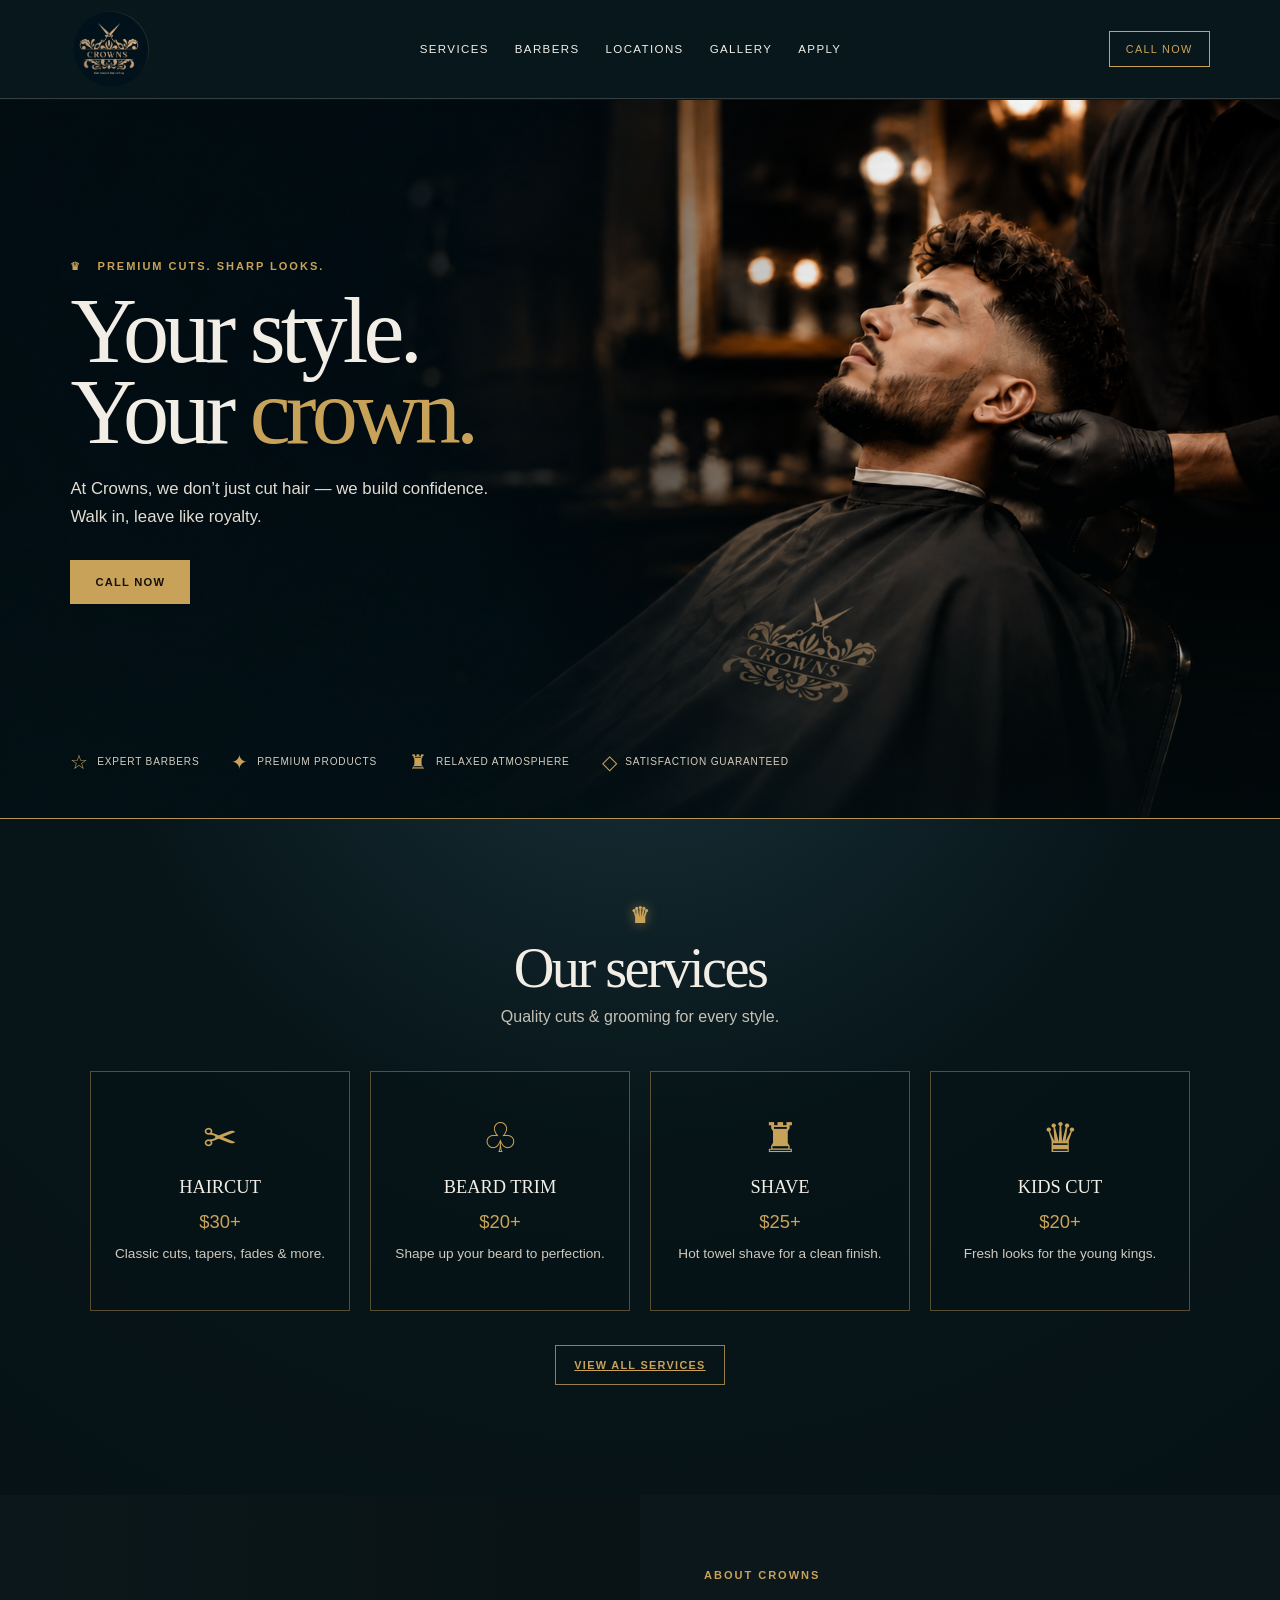
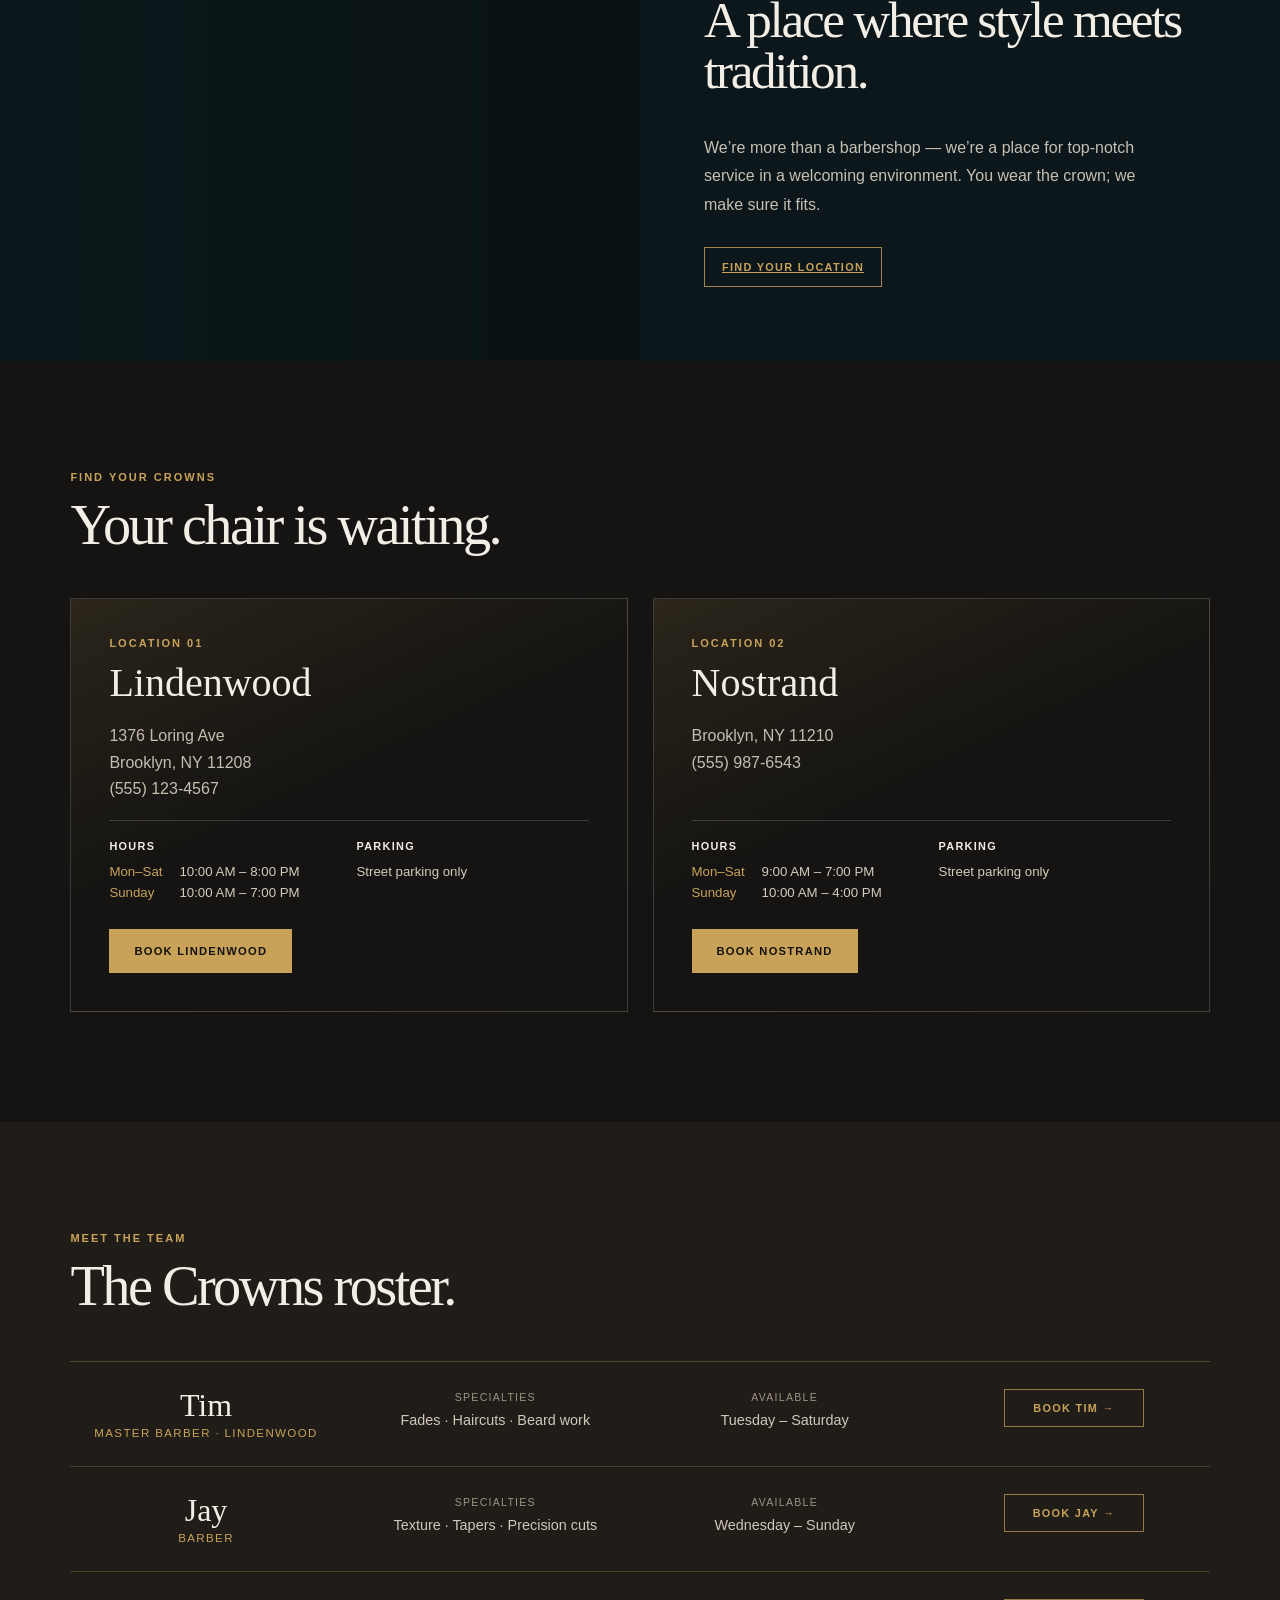
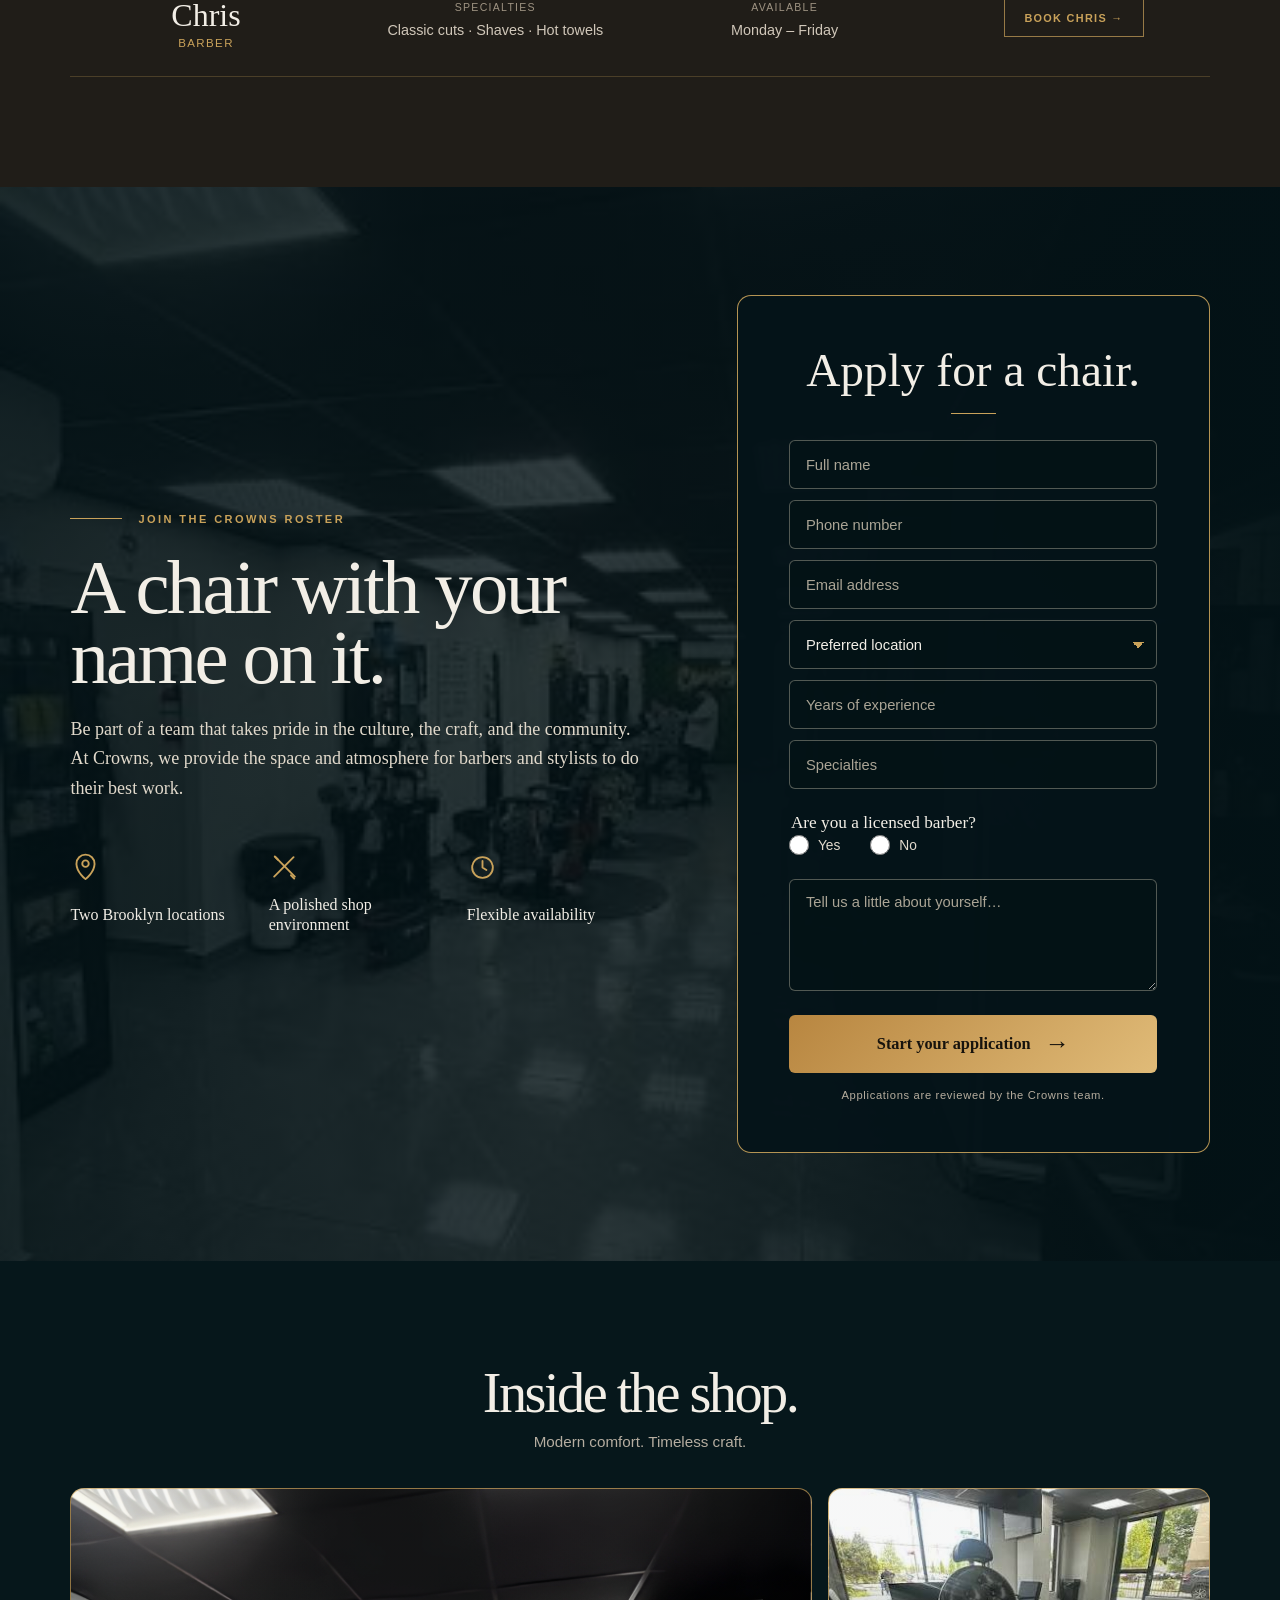
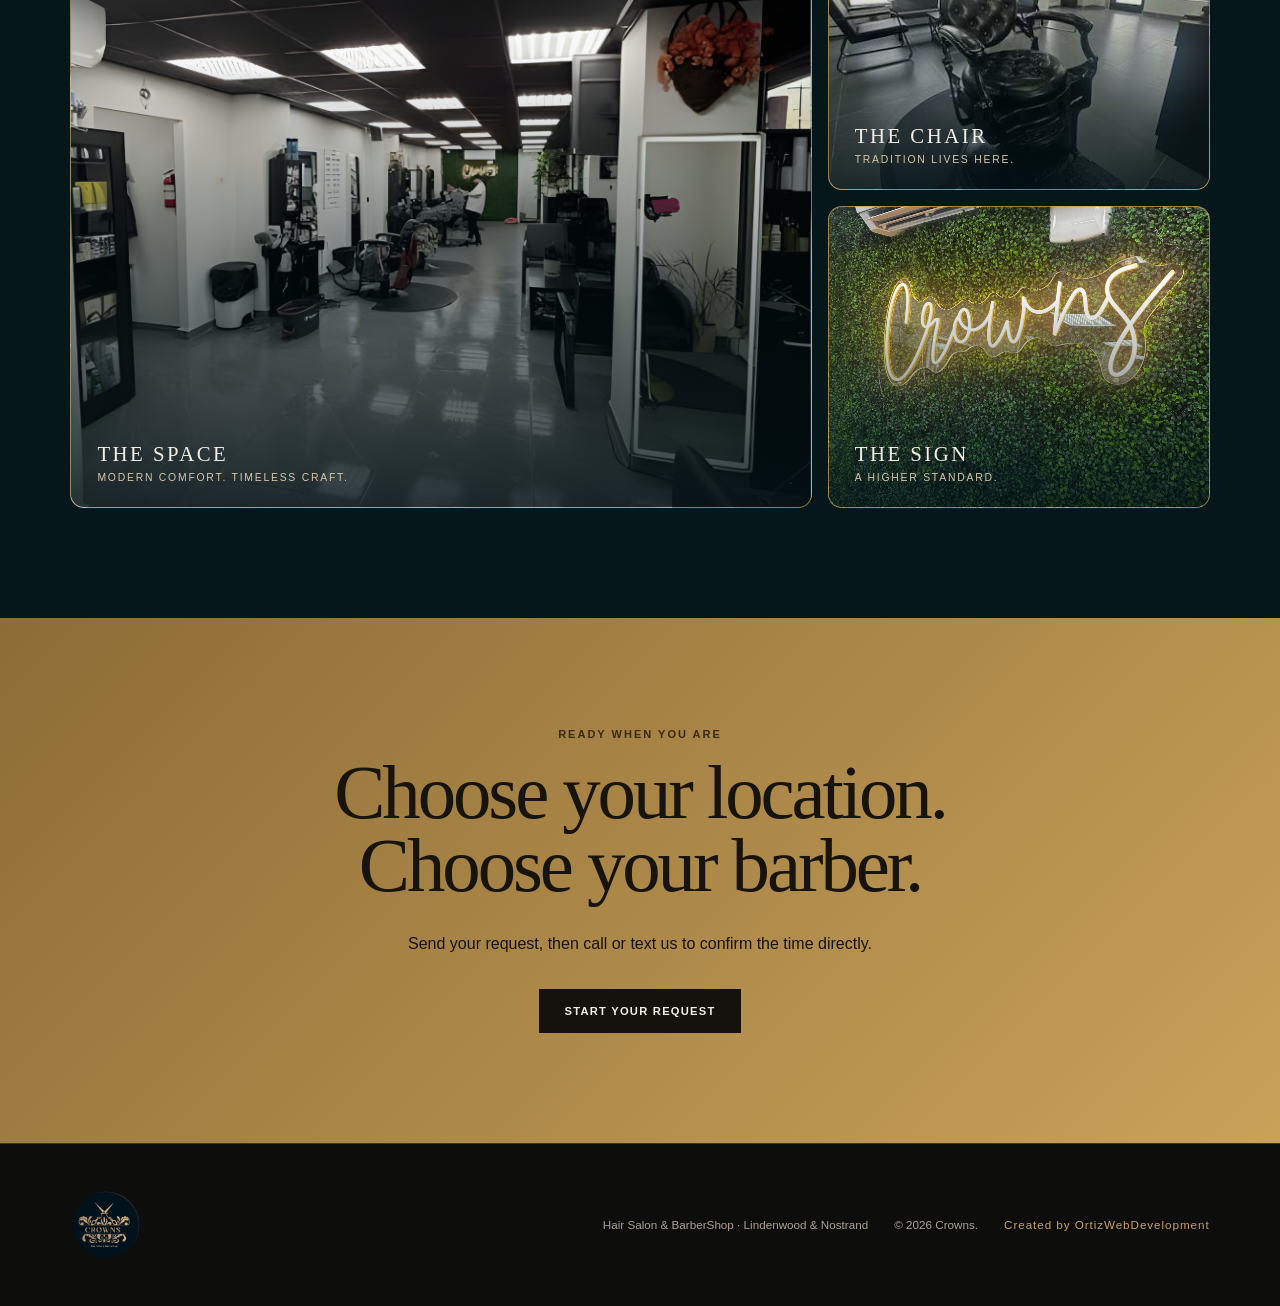
<file: Src/index.html>
<!doctype html>
<html lang="en">
<head>
  <meta charset="utf-8">
  <meta name="viewport" content="width=device-width, initial-scale=1">
  <title>Crowns — Hair Salon & BarberShop</title>
  <meta name="description" content="Crowns Hair Salon & BarberShop website mockup.">
  <link rel="stylesheet" href="styles.css">
</head>
<body>
  <!-- Persistent site navigation; the Crown control becomes the mobile menu trigger. -->
  <nav>
    <a class="site-brand" href="#top" aria-label="Crowns home"><img class="site-brand__logo" src="assets/crowns-logo-round.jpg" alt="Crowns Hair Salon & BarberShop"></a>
    <div class="nav-links"><a href="#services">Services</a><a href="#barbers">Barbers</a><a href="#locations">Locations</a><a href="#gallery">Gallery</a><a href="#apply">Apply</a></div>
    <button class="nav-call-button" type="button" onclick="openBooking()">Call now</button>
    <button class="mobile-menu-toggle" type="button" aria-expanded="false" aria-controls="mobile-menu" aria-label="Open menu"><svg class="mobile-menu-toggle__icon" viewBox="0 0 48 48" aria-hidden="true" focusable="false"><path class="mobile-menu-toggle__crown" d="M10 16 15 25 24 14 33 25 38 16 35 31H13Z"></path><path class="mobile-menu-toggle__line" d="M14 36h20M14 41h20"></path></svg></button>
    <div class="mobile-menu" id="mobile-menu" aria-hidden="true"><a href="#services">Services</a><a href="#barbers">Barbers</a><a href="#locations">Locations</a><a href="#gallery">Gallery</a><a href="#apply">Apply for a chair</a><button class="mobile-menu__call" type="button" onclick="setMobileMenu(false);openBooking()">Call now</button></div>
  </nav>

  <!-- Main landing-page content. Section IDs are used by the navigation links. -->
  <main id="top">
    <!-- Brand introduction and primary call-to-action. -->
    <section class="hero">
      <div class="hero__content"><div class="eyebrow">♛ &nbsp; Premium cuts. Sharp looks.</div><h1 class="serif">Your style.<br>Your <em>crown.</em></h1><p>At Crowns, we don’t just cut hair — we build confidence. Walk in, leave like royalty.</p><button class="button" type="button" onclick="openBooking()">Call now</button></div>
      <div class="hero__highlights"><span><b>☆</b> Expert barbers</span><span><b>✦</b> Premium products</span><span><b>♜</b> Relaxed atmosphere</span><span><b>◇</b> Satisfaction guaranteed</span></div>
    </section>

    <!-- Service overview cards. Update prices and descriptions here. -->
    <section class="services" id="services"><div class="services__header"><div class="eyebrow">♛</div><h2 class="section-title serif">Our services</h2><p class="services__subtitle">Quality cuts &amp; grooming for every style.</p></div><div class="services__grid">
      <article class="service"><div class="service-icon">✂</div><h3>Haircut</h3><div class="price">$30+</div><p>Classic cuts, tapers, fades &amp; more.</p></article>
      <article class="service"><div class="service-icon">♧</div><h3>Beard trim</h3><div class="price">$20+</div><p>Shape up your beard to perfection.</p></article>
      <article class="service"><div class="service-icon">♜</div><h3>Shave</h3><div class="price">$25+</div><p>Hot towel shave for a clean finish.</p></article>
      <article class="service"><div class="service-icon">♛</div><h3>Kids cut</h3><div class="price">$20+</div><p>Fresh looks for the young kings.</p></article>
    </div><a class="button-link" href="#locations">View all services</a></section>

    <!-- Short brand story and supporting shop image. -->
    <section class="about" id="about"><div class="about__image" role="img" aria-label="Crowns barbershop interior"></div><div class="about__content"><div class="eyebrow">About Crowns</div><h2 class="serif">A place where style meets tradition.</h2><p>We’re more than a barbershop — we’re a place for top-notch service in a welcoming environment. You wear the crown; we make sure it fits.</p><a class="button-link" href="#locations">Find your location</a></div></section>

    <!-- Location facts feed the booking modal's location choices. -->
    <section class="locations" id="locations"><div class="locations__header"><div><div class="eyebrow">Find your Crowns</div><h2 class="section-title serif">Your chair is waiting.</h2></div></div><div class="locations__grid">
      <article class="location"><div class="eyebrow">Location 01</div><h3>Lindenwood</h3><p>1376 Loring Ave<br>Brooklyn, NY 11208<br>(555) 123-4567</p><div class="location__meta"><div class="location__hours"><b>Hours</b><span><em>Mon–Sat</em>10:00 AM – 8:00 PM</span><span><em>Sunday</em>10:00 AM – 7:00 PM</span></div><div><b>Parking</b><span>Street parking only</span></div></div><button class="button" onclick="openBooking('Lindenwood')">Book Lindenwood</button></article>
      <article class="location"><div class="eyebrow">Location 02</div><h3>Nostrand</h3><p>Brooklyn, NY 11210<br>(555) 987-6543</p><div class="location__meta"><div class="location__hours"><b>Hours</b><span><em>Mon–Sat</em>9:00 AM – 7:00 PM</span><span><em>Sunday</em>10:00 AM – 4:00 PM</span></div><div><b>Parking</b><span>Street parking only</span></div></div><button class="button" onclick="openBooking('Nostrand')">Book Nostrand</button></article>
    </div></section>

    <!-- Text-only barber roster; each button opens that barber's direct contact modal. -->
    <section class="barbers" id="barbers"><div class="eyebrow">Meet the team</div><h2 class="section-title serif">The Crowns roster.</h2><div class="roster">
      <article class="roster__row"><div><div class="roster__name">Tim</div><div class="roster__title">Master Barber · Lindenwood</div></div><div class="roster__detail"><span class="roster__label">Specialties</span>Fades · Haircuts · Beard work</div><div class="roster__detail"><span class="roster__label">Available</span>Tuesday – Saturday</div><button class="button-link" onclick="openBarberContact('Tim')">Book Tim →</button></article>
      <article class="roster__row"><div><div class="roster__name">Jay</div><div class="roster__title">Barber</div></div><div class="roster__detail"><span class="roster__label">Specialties</span>Texture · Tapers · Precision cuts</div><div class="roster__detail"><span class="roster__label">Available</span>Wednesday – Sunday</div><button class="button-link" onclick="openBarberContact('Jay')">Book Jay →</button></article>
      <article class="roster__row"><div><div class="roster__name">Chris</div><div class="roster__title">Barber</div></div><div class="roster__detail"><span class="roster__label">Specialties</span>Classic cuts · Shaves · Hot towels</div><div class="roster__detail"><span class="roster__label">Available</span>Monday – Friday</div><button class="button-link" onclick="openBarberContact('Chris')">Book Chris →</button></article>
    </div></section>

    <!-- Chair application form. Netlify collects submitted applications after deployment. -->
    <section class="join" id="apply"><div class="join__grid"><div class="join__intro"><div class="join__label">Join the Crowns roster</div><h2 class="join__title serif">A chair with your name on it.</h2><p>Be part of a team that takes pride in the culture, the craft, and the community. At Crowns, we provide the space and atmosphere for barbers and stylists to do their best work.</p><div class="join__benefits"><div class="join__benefit"><svg viewBox="0 0 24 24" aria-hidden="true"><path d="M12 21s7-5.25 7-12a7 7 0 0 0-14 0c0 6.75 7 12 7 12Z"></path><circle cx="12" cy="9" r="2.5"></circle></svg><span>Two Brooklyn locations</span></div><div class="join__benefit"><svg viewBox="0 0 24 24" aria-hidden="true"><path d="m5 4 15 15M19 4 4 19"></path><path d="m7 6-2.5-2.5M17 18l2.5 2.5"></path></svg><span>A polished shop environment</span></div><div class="join__benefit"><svg viewBox="0 0 24 24" aria-hidden="true"><circle cx="12" cy="12" r="8"></circle><path d="M12 7v5l3 2"></path></svg><span>Flexible availability</span></div></div></div><form class="join__form" name="chair-application" method="POST" data-netlify="true" netlify-honeypot="bot-field"><input type="hidden" name="form-name" value="chair-application"><p class="join__honeypot"><label>Do not fill this out if you are human <input name="bot-field"></label></p><h3 class="serif">Apply for a chair.</h3><div class="join__fields"><label><span class="sr-only">Full name</span><input type="text" name="name" placeholder="Full name" autocomplete="name" required></label><label><span class="sr-only">Phone number</span><input type="tel" name="phone" placeholder="Phone number" autocomplete="tel" required></label><label><span class="sr-only">Email address</span><input type="email" name="email" placeholder="Email address" autocomplete="email" required></label><label><span class="sr-only">Preferred location</span><select name="preferred-location" required><option value="" selected disabled>Preferred location</option><option>Lindenwood</option><option>Nostrand</option><option>No preference</option></select></label><label><span class="sr-only">Years of experience</span><input type="text" name="experience" placeholder="Years of experience" required></label><label><span class="sr-only">Specialties</span><input type="text" name="specialties" placeholder="Specialties" required></label></div><fieldset class="join__license"><legend>Are you a licensed barber?</legend><label><input type="radio" name="licensed" value="Yes" required><span>Yes</span></label><label><input type="radio" name="licensed" value="No"><span>No</span></label></fieldset><label class="join__message"><span class="sr-only">Tell us about yourself</span><textarea name="message" rows="4" placeholder="Tell us a little about yourself…" required></textarea></label><button class="join__submit" type="submit">Start your application <span aria-hidden="true">→</span></button><p class="join__note">Applications are reviewed by the Crowns team.</p></form></div></section>

    <!-- Featured gallery. Add future images as gallery__item figures. -->
    <section class="gallery-section" id="gallery"><header class="gallery-section__header"><h2 class="section-title serif">Inside the shop.</h2><p>Modern comfort. Timeless craft.</p></header><div class="gallery"><figure class="gallery__item gallery__item--feature" style="--tile:url('assets/crowns-wall-interior_upscaled.png')"><figcaption><strong>The space</strong><span>Modern comfort. Timeless craft.</span></figcaption></figure><figure class="gallery__item" style="--tile:url('assets/crowns-wall-chair.png')"><figcaption><strong>The chair</strong><span>Tradition lives here.</span></figcaption></figure><figure class="gallery__item" style="--tile:url('assets/crowns-wall-sign.jpg')"><figcaption><strong>The sign</strong><span>A higher standard.</span></figcaption></figure></div></section>
    <!-- Closing call-to-action, returning visitors to the booking flow. -->
    <section class="cta"><div class="eyebrow">Ready when you are</div><h2>Choose your location.<br>Choose your barber.</h2><p>Send your request, then call or text us to confirm the time directly.</p><button class="button" onclick="openBooking()">Start your request</button></section>
  </main>
  <!-- Footer brand, location summary, and website credit. -->
  <footer><a class="footer__brand" href="#top" aria-label="Crowns home"><img class="site-brand__logo" src="assets/crowns-logo-round.jpg" alt="Crowns Hair Salon &amp; BarberShop"></a><div class="footer__details"><p>Hair Salon &amp; BarberShop · Lindenwood &amp; Nostrand</p><p>© 2026 Crowns.</p><a class="footer__credit" href="https://ortizwebdevelopment.com/" target="_blank" rel="noopener noreferrer">Created by OrtizWebDevelopment</a></div></footer>

  <!-- Shared modal for location booking and direct barber Call/Text options. -->
  <div class="modal" id="booking" role="dialog" aria-modal="true" aria-label="Book an appointment"><div class="dialog"><button class="close" onclick="closeBooking()" aria-label="Close">×</button>
    <div class="step active" id="location-step"><div class="eyebrow">Step 1 of 2</div><h2>Choose your location.</h2><div class="booking__choice-grid"><button class="choice" onclick="chooseLocation('Lindenwood')"><strong>Lindenwood</strong><span>1376 Loring Ave, Brooklyn, NY 11208</span></button><button class="choice" onclick="chooseLocation('Nostrand')"><strong>Nostrand</strong><span>Brooklyn, NY 11210</span></button></div></div>
    <div class="step" id="barber-step"><button class="back" onclick="showStep('location-step')">← Change location</button><div class="eyebrow">Step 2 of 2</div><h2>Choose your barber.</h2><div class="booking__choice-grid"><button class="choice" onclick="chooseBarber('Tim')"><strong>Tim</strong><span>Master Barber · Lindenwood</span></button><button class="choice" onclick="chooseBarber('Jay')"><strong>Jay</strong><span>Barber</span></button><button class="choice" onclick="chooseBarber('Chris')"><strong>Chris</strong><span>Barber</span></button><button class="choice" onclick="chooseBarber('No preference')"><strong>No preference</strong><span>First available barber</span></button></div></div>
    <div class="step" id="confirm-step"><button class="back" id="confirm-back" onclick="showStep('barber-step')">← Change barber</button><div class="eyebrow">Almost there</div><h2 id="confirm-title">Send your request.</h2><div class="booking__summary" id="summary"></div><p class="booking__instructions" id="confirm-instructions">Call us to request an appointment, or send a text with your details already included. Add your preferred date and time before sending.</p><div class="booking__action-grid"><a class="button" id="call" href="tel:+15551234567">Call now</a><a class="button button--outline" id="sms" href="#">Text via SMS</a></div></div>
  </div></div>
  <!-- Shared navigation, modal, Call, and SMS behavior. -->
  <script src="script.js"></script>
</body>
</html>
</file>
<file: Src/styles.css>
/* Brand tokens and global browser defaults. */
:root {
   --ink:#0d0d0c;
   --paper:#f2eee6;
   --gold:#c9a25a;
   --muted:#a99f90;
   --line:rgba(242,238,230,.18);
}

* {
   box-sizing:border-box;
}

 html {
   scroll-behavior:smooth;
}

 body {
   margin:0;
   color:var(--paper);
   background:var(--ink);
   font-family:Arial, Helvetica, sans-serif;
}

/* Reusable typography helpers. */
.serif {
   font-family:Georgia, 'Times New Roman', serif;
}

 .eyebrow {
   color:var(--gold);
   text-transform:uppercase;
   letter-spacing:.18em;
   font-size:.69rem;
   font-weight:700;
}

/* Navigation */
nav {
   position:absolute;
   top:0;
   left:0;
   right:0;
   z-index:5;
   display:flex;
   align-items:center;
   justify-content:space-between;
   padding:8px 5.5vw;
   border-bottom:1px solid var(--line);
   background:#07171b;
}

.site-brand {
   display:flex;
   align-items:center;
   color:var(--paper);
   text-decoration:none;
}

 .site-brand__logo {
   display:block;
   width:82px;
   height:82px;
   object-fit:cover;
   clip-path:circle(46% at 50% 50%);
   filter:contrast(1.1) saturate(.92);
}

.nav-links {
   display:flex;
   gap:26px;
}

 .nav-links a {
   color:var(--paper);
   text-decoration:none;
   font-size:.72rem;
   letter-spacing:.12em;
   text-transform:uppercase;
}

.nav-links a:hover {
   color:var(--gold);
}

.nav-call-button {
   border:1px solid var(--gold);
   color:var(--gold);
   background:transparent;
   padding:11px 16px;
   font-family:inherit;
   font-size:.68rem;
   letter-spacing:.12em;
   text-transform:uppercase;
   cursor:pointer;
}

.mobile-menu-toggle,.mobile-menu {
   display:none;
}

/* Hero */
.hero {
   min-height:760px;
   position:relative;
   overflow:hidden;
   display:flex;
   align-items:center;
   background:radial-gradient(ellipse at 72% 32%,rgba(177,131,61,.18),transparent 29%),#031216;
}

.hero:before {
   content:'';
   position:absolute;
   inset:100px 0 0;
   background:#031216 url('assets/crowns-hero-wide.png') center/cover no-repeat;
}

.hero:after {
   content:'';
   position:absolute;
   inset:0;
   background:linear-gradient(90deg,rgba(3,18,22,.5) 0%,rgba(3,18,22,.24) 37%,rgba(3,18,22,.06) 66%,transparent 100%),linear-gradient(0deg,rgba(3,18,22,.52),transparent 48%);
}

.hero__content {
   position:relative;
   z-index:1;
   width:min(1180px,89vw);
   text-align:left;
   padding:150px 0 104px;
}

h1 {
   font-size:clamp(3.6rem,7.2vw,6.8rem);
   line-height:.88;
   letter-spacing:-.052em;
   margin:18px 0 22px;
   font-weight:400;
   max-width:700px;
}

 h1 em {
   color:var(--gold);
   font-style:normal;
}

 .hero p {
   max-width:455px;
   margin:0 0 29px;
   line-height:1.65;
   color:#e3ddd1;
   font-size:1.05rem;
}

.button {
   display:inline-block;
   border:0;
   background:var(--gold);
   color:#15120d;
   padding:16px 25px;
   font-weight:700;
   letter-spacing:.11em;
   font-size:.7rem;
   text-transform:uppercase;
   cursor:pointer;
   text-decoration:none;
}

 .button:hover {
   background:#e4c57d;
}

.hero__highlights {
   position:absolute;
   z-index:1;
   bottom:44px;
   left:5.5vw;
   display:flex;
   gap:32px;
   font-size:.63rem;
   letter-spacing:.08em;
   text-transform:uppercase;
   color:#d5ccbf;
}

.hero__highlights span {
   display:flex;
   align-items:center;
   gap:8px;
}

.hero__highlights b {
   color:var(--gold);
   font-size:1.25rem;
   font-weight:400;
}

/* Shared sections */
section {
   padding:110px 5.5vw;
}

.section-title {
   font-size:clamp(2.5rem,4.4vw,4.7rem);
   font-weight:400;
   line-height:.98;
   margin:15px 0 0;
   letter-spacing:-.045em;
}

/* Services */
.services {
   padding-top:86px;
   background:radial-gradient(circle at 50% -30%,#19323a 0, #071519 50%, #061216 100%);
   color:var(--paper);
   border-top:1px solid rgba(201,162,90,.9);
   text-align:center;
}

.services__header,.locations__header {
   display:flex;
   align-items:end;
   justify-content:space-between;
   margin-bottom:45px;
}

.services__header {
   display:block;
}

.services .eyebrow {
   color:var(--gold);
}

.services__header > .eyebrow {
   font-size:1.35rem;
   line-height:1;
   letter-spacing:0;
   margin-bottom:13px;
   text-shadow:0 0 12px rgba(201,162,90,.55);
}

.services__subtitle {
   color:#c7c0b5;
   margin:12px 0 35px;
}

.services__grid {
   display:grid;
   grid-template-columns:repeat(4,1fr);
   gap:20px;
   max-width:1100px;
   margin:0 auto;
}

.service {
   min-height:240px;
   padding:28px 20px;
   display:flex;
   flex-direction:column;
   justify-content:center;
   border:1px solid rgba(201,162,90,.42);
   color:var(--paper);
   background:rgba(5,18,22,.45);
}

.service-icon {
   color:var(--gold);
   font-size:2.55rem;
   line-height:1;
}

.service h3 {
   font-family:Georgia,serif;
   font-size:1.15rem;
   font-weight:400;
   margin:18px 0 7px;
   text-transform:uppercase;
}

.service p {
   margin:0;
   color:#d0c9bc;
   font-size:.85rem;
   line-height:1.55;
}

.price {
   color:var(--gold);
   font-size:1.15rem;
   margin:6px 0 10px;
}

.services .button-link {
   display:inline-block;
   margin:34px auto 0;
   border:1px solid rgba(201,162,90,.75);
   padding:13px 18px;
}

/* About */
.about {
   display:grid;
   grid-template-columns:1fr 1fr;
   padding:0;
   background:#0b171a;
}

.about__image {
   min-height:430px;
   background:linear-gradient(90deg,transparent,rgba(0,0,0,.2)),url('https://images.unsplash.com/photo-1512690459411-b9245aed614b?auto=format&fit=crop&w=1200&q=85') center/cover;
}

.about__content {
   padding:74px 7vw 74px 5vw;
   display:flex;
   flex-direction:column;
   justify-content:center;
}

.about__content h2 {
   font-size:clamp(2.4rem,4vw,4rem);
   font-weight:400;
   line-height:.98;
   margin:14px 0 22px;
   letter-spacing:-.045em;
}

.about__content p {
   color:#c7c0b4;
   max-width:460px;
   line-height:1.78;
   font-size:1rem;
}

.about__content .button-link {
   margin-top:12px;
   border:1px solid rgba(201,162,90,.8);
   padding:13px 17px;
   width:max-content;
}

/* Locations */
.locations {
   background:#151412;
}

.locations__grid {
   display:grid;
   grid-template-columns:repeat(2,1fr);
   gap:25px;
}

.location {
   padding:38px;
   min-height:390px;
   display:flex;
   flex-direction:column;
   border:1px solid var(--line);
   background:linear-gradient(155deg,rgba(201,162,90,.12),transparent 45%);
}

.location h3 {
   font:400 2.5rem/1 Georgia,serif;
   margin:14px 0 20px;
}

.location p {
   color:#c6bdaf;
   line-height:1.65;
   margin:0 0 18px;
}

.location__meta {
   display:grid;
   grid-template-columns:1fr 1fr;
   gap:15px;
   border-top:1px solid var(--line);
   padding-top:17px;
   margin-top:auto;
   color:#d4cbbb;
   font-size:.83rem;
   line-height:1.6;
}

.location__meta b,.location__meta span {
   display:block;
}

.location__meta b {
   margin-bottom:5px;
   color:var(--paper);
   font-size:.68rem;
   letter-spacing:.12em;
   text-transform:uppercase;
}

.location__hours span {
   display:grid;
   grid-template-columns:62px 1fr;
   gap:8px;
   white-space:nowrap;
}

.location__hours em {
   color:var(--gold);
   font-style:normal;
}

.location .button {
   margin-top:26px;
   width:max-content;
}

/* Barber roster */
.barbers {
   background:#201d18;
}

.roster {
   margin-top:46px;
   border-top:1px solid rgba(201,162,90,.32);
}

.roster__row {
   display:grid;
   grid-template-columns:repeat(4,minmax(0,1fr));
   gap:18px;
   align-items:start;
   text-align:center;
   padding:27px 0;
   border-bottom:1px solid rgba(201,162,90,.25);
}

.roster__row:hover {
   background:linear-gradient(90deg,rgba(201,162,90,.09),transparent);
}

.roster__name {
   font:400 2rem/1 Georgia,serif;
}

.roster__title {
   color:var(--gold);
   margin-top:6px;
   font-size:.72rem;
   letter-spacing:.12em;
   text-transform:uppercase;
}

.roster__detail {
   color:#d0c7b9;
   align-self:start;
   display:flex;
   flex-direction:column;
   align-items:center;
   line-height:1.55;
   font-size:.9rem;
}

.roster__label {
   color:#9e9382;
   display:block;
   margin-bottom:4px;
   font-size:.66rem;
   letter-spacing:.12em;
   text-transform:uppercase;
}

.roster .button-link {
   width:140px;
   justify-self:center;
   text-align:center;
   white-space:nowrap;
   border:1px solid rgba(201,162,90,.7);
   padding:12px 15px;
}

/* Chair application section */
.join {
   position:relative;
   isolation:isolate;
   padding:108px 5.5vw;
   overflow:hidden;
   background:#06171b url('assets/crowns-wall-interior.png') center/cover no-repeat;
}

.join:before {
   content:'';
   position:absolute;
   z-index:-1;
   inset:0;
   background:linear-gradient(90deg,rgba(3,18,22,.9) 0%,rgba(3,18,22,.82) 44%,rgba(3,18,22,.98) 100%);
}

.join__grid {
   display:grid;
   grid-template-columns:minmax(0,1fr) minmax(390px,.82fr);
   align-items:center;
   gap:clamp(48px,7vw,110px);
   max-width:1320px;
   margin:0 auto;
}

.join__label {
   display:flex;
   align-items:center;
   gap:16px;
   color:var(--gold);
   font-size:.69rem;
   font-weight:700;
   letter-spacing:.22em;
   text-transform:uppercase;
}

.join__label:before {
   content:'';
   width:52px;
   height:1px;
   background:var(--gold);
}

.join__title {
   max-width:680px;
   margin:28px 0 22px;
   font-size:clamp(3.45rem,6vw,6.3rem);
   font-weight:400;
   line-height:.91;
   letter-spacing:-.035em;
}

.join__intro > p {
   max-width:580px;
   margin:0;
   color:#e1d9cb;
   font:400 1.13rem/1.65 Georgia,serif;
}

.join__benefits {
   display:grid;
   grid-template-columns:repeat(3,minmax(0,1fr));
   gap:18px;
   max-width:620px;
   margin-top:48px;
}

.join__benefit {
   display:grid;
   justify-items:start;
   gap:12px;
   color:var(--paper);
   font:400 1rem/1.25 Georgia,serif;
}

.join__benefit svg {
   width:31px;
   height:31px;
   fill:none;
   stroke:var(--gold);
   stroke-width:1.45;
   stroke-linecap:round;
   stroke-linejoin:round;
}

.join__form {
   padding:clamp(30px,4vw,52px);
   border:1px solid rgba(201,162,90,.9);
   border-radius:14px;
   background:rgba(5,20,25,.94);
}

.join__form h3 {
   margin:0 0 26px;
   color:var(--paper);
   font-size:clamp(2.2rem,3.7vw,3.65rem);
   font-weight:400;
   line-height:1;
   text-align:center;
}

.join__form h3:after {
   content:'';
   display:block;
   width:45px;
   height:1px;
   margin:19px auto 0;
   background:var(--gold);
}

.join__fields {
   display:grid;
   gap:11px;
}

.join__form input:not([type='radio']),.join__form select,.join__form textarea {
   width:100%;
   border:1px solid rgba(214,204,184,.38);
   border-radius:6px;
   background:rgba(3,18,22,.72);
   color:var(--paper);
   font:inherit;
   font-size:.92rem;
}

.join__form input:not([type='radio']),.join__form select {
   min-height:49px;
   padding:0 16px;
}

.join__form textarea {
   min-height:112px;
   padding:14px 16px;
   resize:vertical;
}

.join__form input::placeholder,.join__form textarea::placeholder {
   color:#aaa495;
}

.join__form select {
   appearance:none;
   background-image:linear-gradient(45deg,transparent 50%,var(--gold) 50%),linear-gradient(135deg,var(--gold) 50%,transparent 50%);
   background-position:calc(100% - 18px) 21px,calc(100% - 12px) 21px;
   background-repeat:no-repeat;
   background-size:6px 6px,6px 6px;
}

.join__form input:focus-visible,.join__form select:focus-visible,.join__form textarea:focus-visible,.join__license input:focus-visible {
   outline:2px solid var(--gold);
   outline-offset:2px;
}

.join__license {
   display:flex;
   align-items:center;
   flex-wrap:wrap;
   gap:14px 30px;
   margin:24px 0;
   padding:0;
   border:0;
}

.join__license legend {
   width:100%;
   margin-bottom:2px;
   color:var(--paper);
   font:400 1.08rem Georgia,serif;
}

.join__license label {
   display:flex;
   align-items:center;
   gap:9px;
   color:#e2dacd;
   font-size:.86rem;
}

.join__license input {
   width:20px;
   height:20px;
   margin:0;
   accent-color:var(--gold);
}

.join__submit {
   display:flex;
   align-items:center;
   justify-content:center;
   width:100%;
   min-height:58px;
   margin-top:20px;
   border:0;
   border-radius:6px;
   background:linear-gradient(135deg,#b88640,#e0bb78);
   color:#17130d;
   font:700 1.02rem Georgia,serif;
   cursor:pointer;
}

.join__submit span {
   margin-left:14px;
   font:400 1.55rem/0 Arial,sans-serif;
}

.join__submit:hover {
   background:#e7c98f;
}

.join__note {
   margin:16px 0 0;
   color:#b6ad9e;
   font-size:.7rem;
   letter-spacing:.06em;
   text-align:center;
}

.join__honeypot,.sr-only {
   position:absolute;
   width:1px;
   height:1px;
   padding:0;
   margin:-1px;
   overflow:hidden;
   clip:rect(0,0,0,0);
   white-space:nowrap;
   border:0;
}

.button-link {
   background:none;
   border:0;
   padding:0;
   color:var(--gold);
   cursor:pointer;
   font-size:.68rem;
   letter-spacing:.12em;
   text-transform:uppercase;
   font-weight:bold;
}

/* Gallery and call to action */
.gallery-section {
   padding:105px 5.5vw 110px;
   background:#06171b;
}

.gallery-section__header {
   margin:0 auto 38px;
   text-align:center;
}

.gallery-section__header .section-title {
   margin:0;
}

.gallery-section__header p {
   margin:12px 0 0;
   color:#b5ada0;
   font-size:.95rem;
}

.gallery {
   display:grid;
   grid-template-columns:minmax(0,1.65fr) minmax(260px,.85fr);
   grid-template-rows:repeat(2,minmax(0,1fr));
   gap:16px;
   max-width:1240px;
   height:620px;
   margin:0 auto;
}

.gallery__item {
   min-width:0;
   margin:0;
   background:var(--tile) center/cover;
   position:relative;
   overflow:hidden;
   border:1px solid rgba(201,162,90,.7);
   border-radius:14px;
}

.gallery__item--feature {
   grid-row:span 2;
}

.gallery__item:after {
   content:'';
   position:absolute;
   inset:0;
   background:linear-gradient(180deg,rgba(3,18,22,.03) 28%,rgba(3,18,22,.83) 100%);
   transition:background .35s ease;
}

.gallery__item figcaption {
   position:absolute;
   z-index:1;
   right:26px;
   bottom:24px;
   left:26px;
   color:var(--paper);
}

.gallery__item figcaption strong,.gallery__item figcaption span {
   display:block;
}

.gallery__item figcaption strong {
   margin-bottom:8px;
   color:var(--paper);
   font:400 1.3rem/1 Georgia,serif;
   letter-spacing:.12em;
   text-transform:uppercase;
}

.gallery__item figcaption span {
   color:#d5c7ad;
   font-size:.65rem;
   letter-spacing:.17em;
   text-transform:uppercase;
}

@media (hover:hover) {
   .gallery__item {
      transition:background-size .45s ease;
   }

   .gallery__item:hover {
      background-size:108%;
   }

   .gallery__item:hover:after {
      background:linear-gradient(180deg,rgba(3,18,22,.02) 22%,rgba(3,18,22,.68) 100%);
   }
}

.cta {
   text-align:center;
   padding:110px 20px;
   background:linear-gradient(135deg,#8d6c36,#c9a25a);
   color:#17130d;
}

.cta .eyebrow {
   color:#392a12;
}

.cta h2 {
   font:400 clamp(3rem,6vw,5.5rem)/.95 Georgia,serif;
   margin:17px 0 28px;
   letter-spacing:-.04em;
}

.cta p {
   max-width:480px;
   margin:0 auto 31px;
   line-height:1.65;
}

.cta .button {
   background:#15120d;
   color:var(--paper);
}

/* Footer layout and developer credit. */
footer {
   padding:45px 5.5vw;
   display:flex;
   justify-content:space-between;
   gap:25px;
   color:#aaa193;
   font-size:.73rem;
   border-top:1px solid var(--line);
}

.footer__brand {
   display:flex;
   align-items:center;
   color:var(--paper);
   font:400 1.3rem Georgia,serif;
}

.footer__brand .site-brand__logo {
   width:72px;
   height:72px;
}

.footer__details {
   display:flex;
   flex-wrap:wrap;
   align-items:center;
   justify-content:flex-end;
   gap:14px 26px;
   margin-left:auto;
}

.footer__details p {
   margin:0;
}

.footer__credit {
   color:var(--gold);
   letter-spacing:.08em;
   text-decoration:none;
}

.footer__credit:hover,.footer__credit:focus-visible {
   text-decoration:underline;
   text-underline-offset:4px;
}

/* Shared booking and direct-barber contact modal. */
.modal {
   position:fixed;
   inset:0;
   display:none;
   z-index:10;
   background:rgba(0,0,0,.72);
   place-items:center;
   padding:18px;
}

.modal.show {
   display:grid;
}

.dialog {
   position:relative;
   width:min(710px,100%);
   background:var(--paper);
   color:var(--ink);
   padding:42px;
   box-shadow:0 20px 80px #000;
}

.close {
   position:absolute;
   top:17px;
   right:20px;
   font-size:1.55rem;
   border:0;
   background:none;
   cursor:pointer;
}

.dialog h2 {
   font:400 2.7rem/.95 Georgia,serif;
   margin:14px 0 30px;
}

.booking__choice-grid {
   display:grid;
   grid-template-columns:1fr 1fr;
   gap:14px;
}

.choice {
   text-align:left;
   border:1px solid #c7bdb0;
   background:#fffdf8;
   padding:21px;
   cursor:pointer;
}

.choice:hover,.choice.selected {
   border-color:#a47c37;
   background:#f7edda;
}

.choice strong {
   display:block;
   font:400 1.55rem Georgia,serif;
   margin-bottom:5px;
}

.choice span {
   color:#6e675d;
   font-size:.83rem;
}

.step {
   display:none;
}

.step.active {
   display:block;
}

.back {
   background:none;
   border:0;
   padding:0;
   margin-bottom:8px;
   font-size:.68rem;
   text-transform:uppercase;
   letter-spacing:.1em;
   cursor:pointer;
   color:#806125;
}

.booking__summary {
   border-left:3px solid var(--gold);
   background:#e9e1d2;
   padding:14px;
   margin:15px 0 22px;
   line-height:1.65;
   font-size:.91rem;
}

.booking__instructions {
   color:#625b52;
   line-height:1.65;
}

.booking__action-grid {
   display:grid;
   grid-template-columns:1fr 1fr;
   gap:12px;
   margin-top:22px;
}

.booking__action-grid .button {
   text-align:center;
}

.button--outline {
   background:transparent;
   color:#34240e;
   border:1px solid #a47c37;
}

.button--outline:hover {
   background:#f7edda;
}

/* Mobile layout: navigation, gallery, modal, and footer adjustments. */
@media (max-width:760px) {
   nav {
     padding:8px 6vw;
  }

.site-brand__logo {
     width:72px;
     height:72px;
  }

.nav-links {
     display:none;
  }

.nav-call-button {
     display:none;
  }

  .mobile-menu-toggle {
     display:grid;
     place-items:center;
     width:52px;
     height:52px;
     padding:0;
     border:1px solid rgba(201,162,90,.72);
     border-radius:14px;
     background:rgba(3,18,22,.78);
     color:var(--gold);
     cursor:pointer;
     transition:background .25s ease, border-color .25s ease;
  }

  .mobile-menu-toggle:hover,.menu-open .mobile-menu-toggle {
     background:rgba(201,162,90,.14);
     border-color:var(--gold);
  }

  .mobile-menu-toggle:focus-visible {
     outline:2px solid var(--gold);
     outline-offset:3px;
  }

  .mobile-menu-toggle__icon {
     width:34px;
     height:34px;
     overflow:visible;
  }

  .mobile-menu-toggle__crown {
     fill:var(--gold);
     stroke:var(--gold);
     stroke-width:1.2;
     stroke-linejoin:round;
  }

  .mobile-menu-toggle__line {
     fill:none;
     stroke:var(--gold);
     stroke-width:2.4;
     stroke-linecap:round;
  }

  .mobile-menu {
     position:absolute;
     top:calc(100% + 10px);
     right:6vw;
     z-index:10;
     display:grid;
     width:min(88vw,340px);
     padding:9px;
     border:1px solid rgba(201,162,90,.48);
     border-radius:16px;
     background:rgba(3,18,22,.97);
     box-shadow:0 18px 48px rgba(0,0,0,.42);
     opacity:0;
     pointer-events:none;
     transform:translateY(-8px) scale(.98);
     transform-origin:top right;
     transition:opacity .22s ease, transform .22s ease;
  }

  .menu-open .mobile-menu {
     opacity:1;
     pointer-events:auto;
     transform:translateY(0) scale(1);
  }

  .mobile-menu a,.mobile-menu__call {
     display:flex;
     align-items:center;
     width:100%;
     min-height:50px;
     padding:0 16px;
     border-bottom:1px solid rgba(201,162,90,.16);
     border-right:0;
     border-left:0;
     border-top:0;
     background:transparent;
     color:var(--paper);
     text-decoration:none;
     text-transform:uppercase;
     letter-spacing:.14em;
     font-family:inherit;
     font-size:.7rem;
     text-align:left;
     cursor:pointer;
  }

  .mobile-menu > :last-child {
     border-bottom:0;
  }

  .mobile-menu a:hover,.mobile-menu a:focus-visible,.mobile-menu__call:hover,.mobile-menu__call:focus-visible {
     color:var(--gold);
     background:rgba(201,162,90,.08);
  }

  .mobile-menu__call {
     margin-top:7px;
     border:1px solid rgba(201,162,90,.72)!important;
     color:var(--gold)!important;
     justify-content:center;
  }

.hero {
     min-height:690px;
  }

.hero:before {
     inset:88px 0 0;
     background-position:64% center;
     background-size:cover;
  }

.hero:after {
     background:linear-gradient(90deg,rgba(3,18,22,.64) 0%,rgba(3,18,22,.36) 49%,rgba(3,18,22,.1) 100%),linear-gradient(0deg,rgba(3,18,22,.62),transparent 48%);
  }

.hero__content {
     width:88vw;
     padding:144px 0 145px;
  }

.hero__highlights {
     bottom:37px;
     left:6vw;
     right:6vw;
     gap:13px;
     justify-content:space-between;
  }

.hero__highlights span {
     display:block;
     text-align:center;
     line-height:1.35;
  }

.hero__highlights b {
     display:block;
  }

.services__grid,.locations__grid,.about {
     grid-template-columns:1fr;
     gap:18px;
  }

.roster__row {
     grid-template-columns:1fr;
     gap:11px;
     padding:25px 0;
     text-align:left;
  }

  .roster__detail {
     align-items:flex-start;
  }

  .roster .button-link {
     width:max-content;
     justify-self:start;
     margin-top:8px;
  }

  .join {
     padding:78px 6vw;
     background-position:44% center;
  }

  .join:before {
     background:linear-gradient(180deg,rgba(3,18,22,.84) 0%,rgba(3,18,22,.97) 44%,rgba(3,18,22,.99) 100%);
  }

  .join__grid {
     grid-template-columns:1fr;
     gap:44px;
  }

  .join__title {
     max-width:540px;
     margin-top:22px;
  }

  .join__benefits {
     grid-template-columns:repeat(3,minmax(0,1fr));
     gap:14px;
     margin-top:35px;
  }

  .join__benefit {
     gap:9px;
     font-size:.86rem;
  }

  .join__benefit svg {
     width:27px;
     height:27px;
  }

  .join__form {
     padding:30px 20px;
  }

.services__header,.locations__header {
     display:block;
  }

.services__header .button {
     margin-top:25px;
  }

.about__image {
     min-height:290px;
  }

.about__content {
     padding:60px 7vw;
  }

 .gallery-section {
     padding:74px 6vw 78px;
  }

  .gallery-section__header {
     margin-bottom:28px;
  }

  .gallery {
     height:490px;
     grid-template-columns:repeat(2,minmax(0,1fr));
     grid-template-rows:310px 164px;
     gap:11px;
  }

  .gallery__item--feature {
     grid-column:span 2;
     grid-row:auto;
  }

  .gallery__item figcaption {
     right:16px;
     bottom:15px;
     left:16px;
  }

  .gallery__item figcaption strong {
     margin-bottom:5px;
     font-size:1rem;
  }

  .gallery__item figcaption span {
     font-size:.53rem;
     letter-spacing:.12em;
  }

.location {
     min-height:365px;
  }

  .location__meta {
     grid-template-columns:1fr;
     gap:16px;
  }

.dialog {
     padding:32px 23px;
  }

.booking__choice-grid {
     grid-template-columns:1fr;
  }

  .booking__action-grid {
     grid-template-columns:1fr;
  }

 footer {
     display:block;
  }

 footer p {
     margin-top:20px;
  }

  .footer__details {
     display:block;
     margin-left:0;
  }

  .footer__details p {
     margin-top:20px;
  }

  .footer__credit {
     display:block;
     margin-top:20px;
  }
}
</file>
